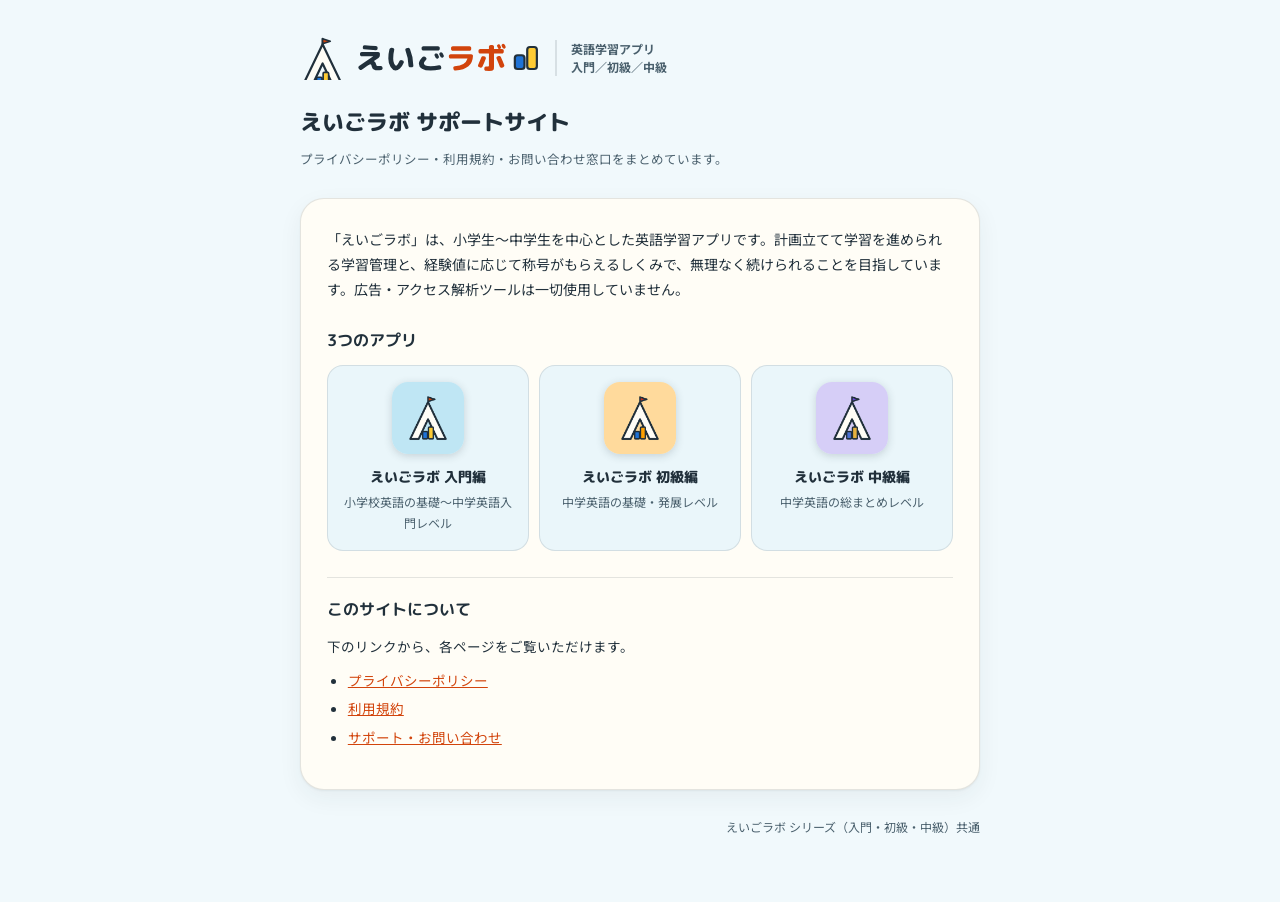
<file: index.html>
<!DOCTYPE html>
<html lang="ja">
<head>
<meta charset="utf-8">
<meta name="viewport" content="width=device-width, initial-scale=1">
<title>えいごラボ</title>
<meta name="description" content="えいごラボ（入門・初級・中級）の公式サポートサイト。プライバシーポリシー・利用規約・お問い合わせ。">
<link rel="preconnect" href="https://fonts.googleapis.com">
<link rel="preconnect" href="https://fonts.gstatic.com" crossorigin>
<link href="https://fonts.googleapis.com/css2?family=M+PLUS+Rounded+1c:wght@700;800&family=Noto+Sans+JP:wght@400;500;700&display=swap" rel="stylesheet">
<link rel="icon" href="img/favicon.png"><link rel="apple-touch-icon" href="img/apple-touch-icon.png">
<link rel="stylesheet" href="style.css?v=20260926">
</head>
<body>
<div class="wrap">
  <div class="mast">
    <img class="logo" src="img/logo.svg" width="192" height="44" alt="えいごラボ">
    <div class="sub">英語学習アプリ<br>入門／初級／中級</div>
  </div>

  <h1>えいごラボ サポートサイト</h1>
  <p class="updated">プライバシーポリシー・利用規約・お問い合わせ窓口をまとめています。</p>

  <div class="card">
    <p class="intro">
      「えいごラボ」は、小学生〜中学生を中心とした英語学習アプリです。計画立てて学習を進められる学習管理と、経験値に応じて称号がもらえるしくみで、無理なく続けられることを目指しています。広告・アクセス解析ツールは一切使用していません。
    </p>

    <h2>3つのアプリ</h2>
    <div class="appgrid">
      <div class="appchip">
        <img src="img/icon-nyumon.png" width="72" height="72" alt="えいごラボ 入門編のアイコン">
        <div class="t">えいごラボ 入門編</div>
        <div class="d">小学校英語の基礎〜中学英語入門レベル</div>
      </div>
      <div class="appchip">
        <img src="img/icon-shokyu.png" width="72" height="72" alt="えいごラボ 初級編のアイコン">
        <div class="t">えいごラボ 初級編</div>
        <div class="d">中学英語の基礎・発展レベル</div>
      </div>
      <div class="appchip">
        <img src="img/icon-chukyu.png" width="72" height="72" alt="えいごラボ 中級編のアイコン">
        <div class="t">えいごラボ 中級編</div>
        <div class="d">中学英語の総まとめレベル</div>
      </div>
    </div>

    <h2>このサイトについて</h2>
    <p>下のリンクから、各ページをご覧いただけます。</p>
    <ul>
      <li><a href="privacy-policy.html">プライバシーポリシー</a></li>
      <li><a href="terms.html">利用規約</a></li>
      <li><a href="support.html">サポート・お問い合わせ</a></li>
    </ul>
  </div>

  <footer>えいごラボ シリーズ（入門・初級・中級）共通</footer>
</div>
</body>
</html>
</file>
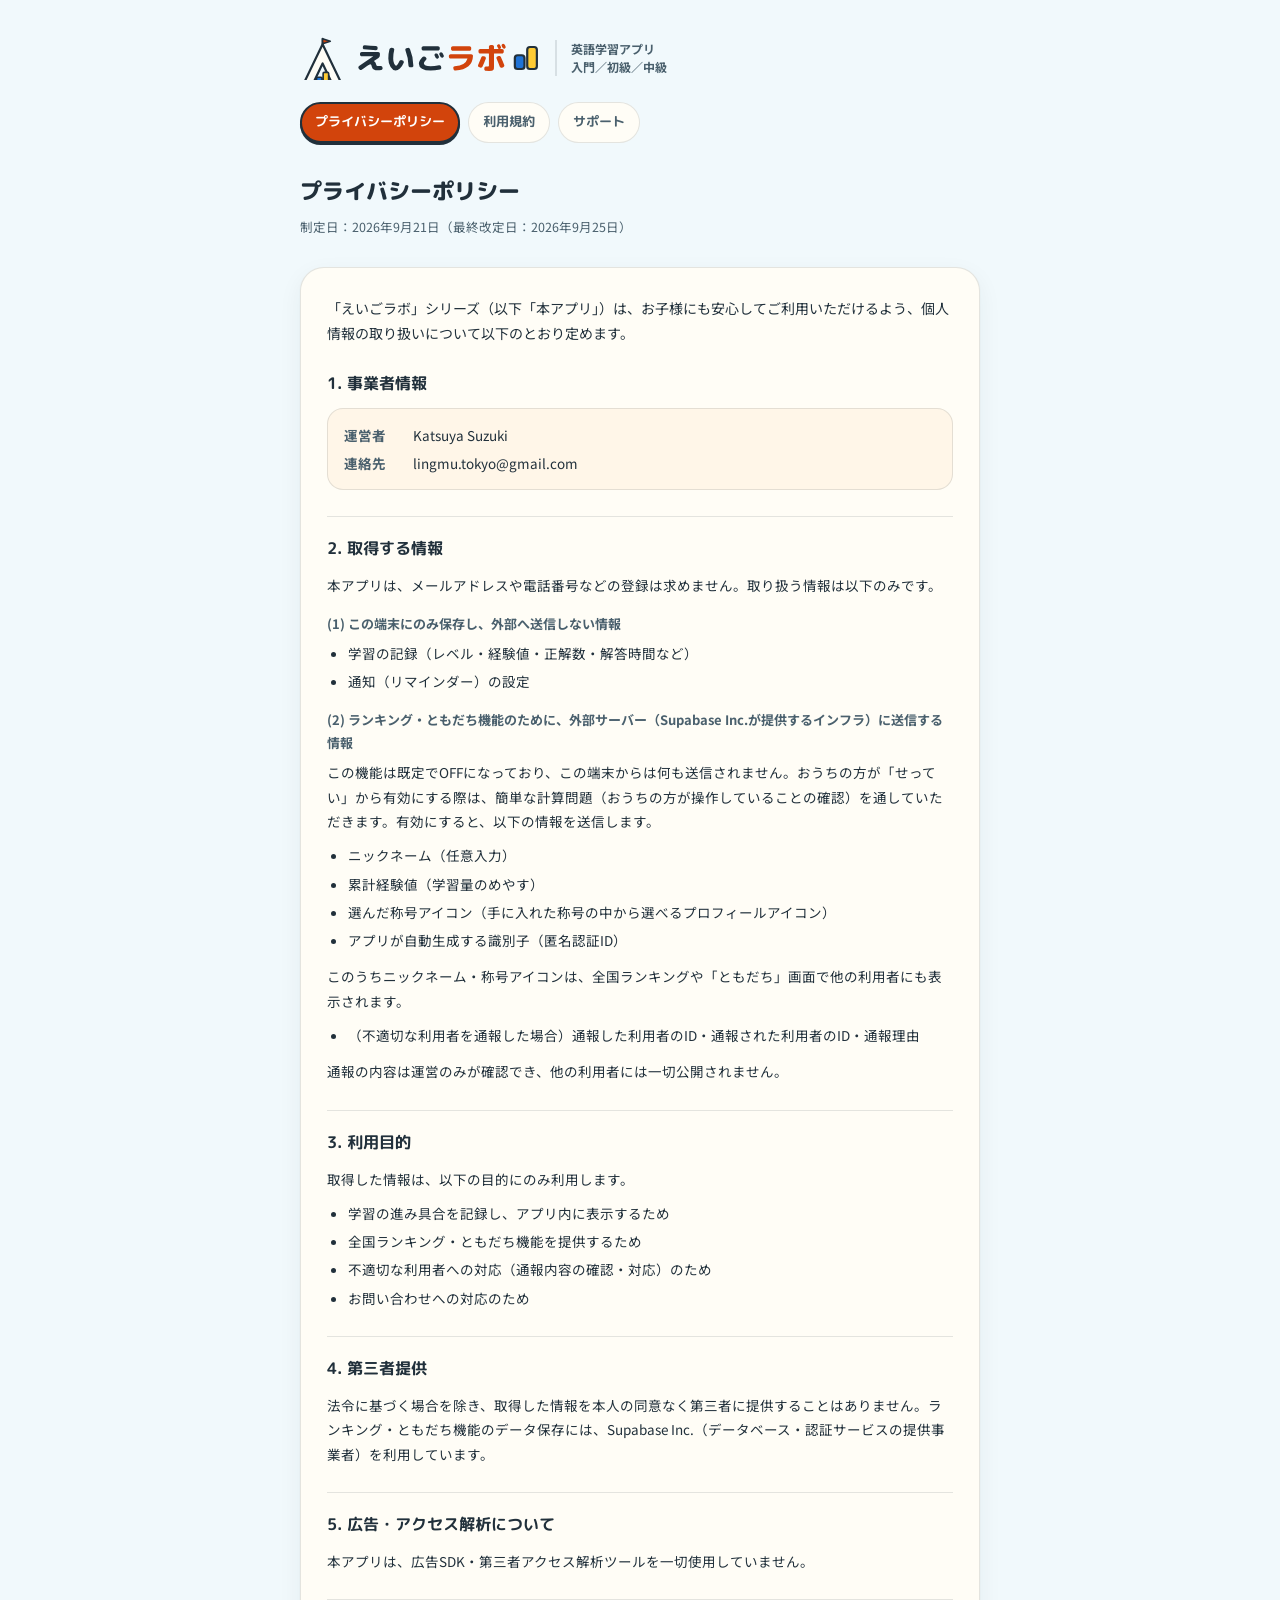
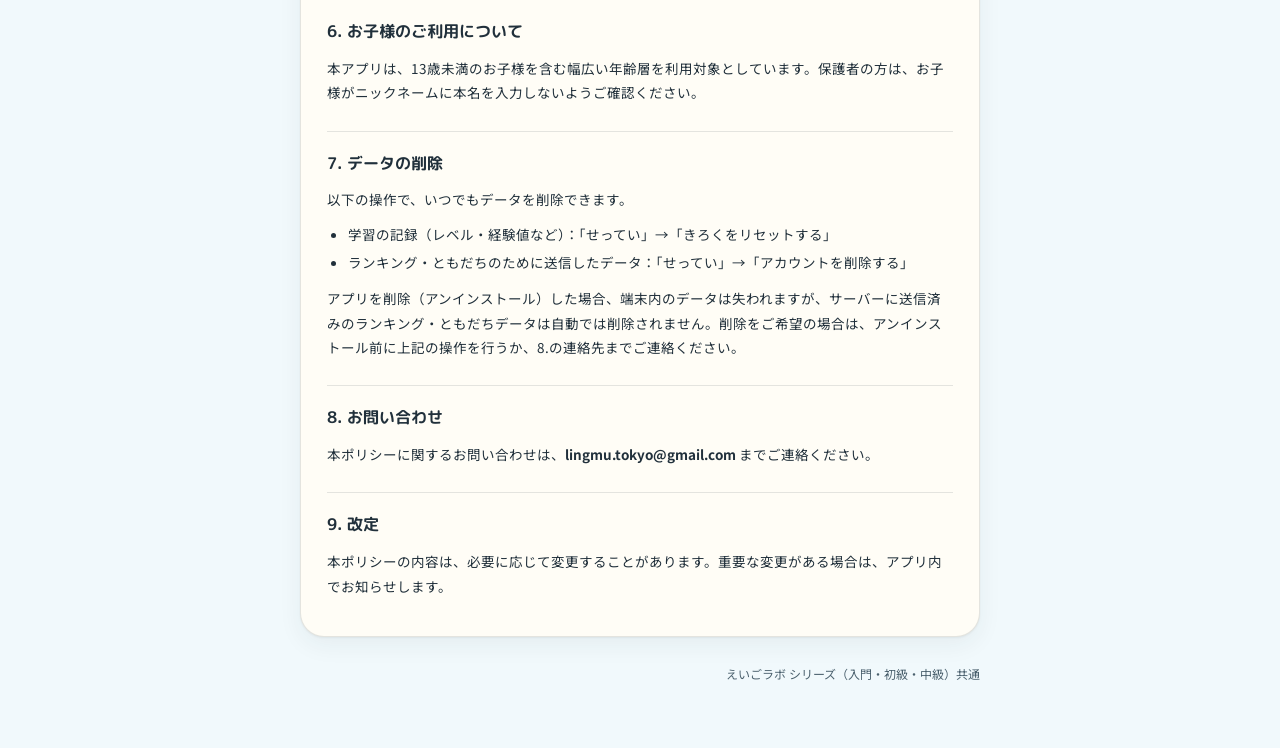
<file: privacy-policy.html>
<!DOCTYPE html>
<html lang="ja">
<head>
<meta charset="utf-8">
<meta name="viewport" content="width=device-width, initial-scale=1">
<title>えいごラボ プライバシーポリシー</title>
<meta name="description" content="えいごラボ（入門・初級・中級）のプライバシーポリシー。">
<link rel="preconnect" href="https://fonts.googleapis.com">
<link rel="preconnect" href="https://fonts.gstatic.com" crossorigin>
<link href="https://fonts.googleapis.com/css2?family=M+PLUS+Rounded+1c:wght@700;800&family=Noto+Sans+JP:wght@400;500;700&display=swap" rel="stylesheet">
<link rel="icon" href="img/favicon.png"><link rel="apple-touch-icon" href="img/apple-touch-icon.png">
<link rel="stylesheet" href="style.css?v=20260926">
</head>
<body>
<div class="wrap">
  <a class="mast-link" href="index.html">
    <div class="mast">
      <img class="logo" src="img/logo.svg" width="192" height="44" alt="えいごラボ">
      <div class="sub">英語学習アプリ<br>入門／初級／中級</div>
    </div>
  </a>
  <nav class="tabs">
    <a href="privacy-policy.html" class="current">プライバシーポリシー</a>
    <a href="terms.html">利用規約</a>
    <a href="support.html">サポート</a>
  </nav>

  <h1>プライバシーポリシー</h1>
  <p class="updated">制定日：2026年9月21日（最終改定日：2026年9月25日）</p>

  <div class="card">
    <p class="intro">
      「えいごラボ」シリーズ（以下「本アプリ」）は、お子様にも安心してご利用いただけるよう、個人情報の取り扱いについて以下のとおり定めます。
    </p>

    <h2>1. 事業者情報</h2>
    <div class="contact-box">
      <div class="row"><span class="label">運営者</span><span>Katsuya Suzuki</span></div>
      <div class="row"><span class="label">連絡先</span><span>lingmu.tokyo@gmail.com</span></div>
    </div>

    <h2>2. 取得する情報</h2>
    <p>本アプリは、メールアドレスや電話番号などの登録は求めません。取り扱う情報は以下のみです。</p>
    <h3>(1) この端末にのみ保存し、外部へ送信しない情報</h3>
    <ul>
      <li>学習の記録（レベル・経験値・正解数・解答時間など）</li>
      <li>通知（リマインダー）の設定</li>
    </ul>
    <h3>(2) ランキング・ともだち機能のために、外部サーバー（Supabase Inc.が提供するインフラ）に送信する情報</h3>
    <p>この機能は既定でOFFになっており、この端末からは何も送信されません。おうちの方が「せってい」から有効にする際は、簡単な計算問題（おうちの方が操作していることの確認）を通していただきます。有効にすると、以下の情報を送信します。</p>
    <ul>
      <li>ニックネーム（任意入力）</li>
      <li>累計経験値（学習量のめやす）</li>
      <li>選んだ称号アイコン（手に入れた称号の中から選べるプロフィールアイコン）</li>
      <li>アプリが自動生成する識別子（匿名認証ID）</li>
    </ul>
    <p>このうちニックネーム・称号アイコンは、全国ランキングや「ともだち」画面で他の利用者にも表示されます。</p>
    <ul>
      <li>（不適切な利用者を通報した場合）通報した利用者のID・通報された利用者のID・通報理由</li>
    </ul>
    <p>通報の内容は運営のみが確認でき、他の利用者には一切公開されません。</p>

    <h2>3. 利用目的</h2>
    <p>取得した情報は、以下の目的にのみ利用します。</p>
    <ul>
      <li>学習の進み具合を記録し、アプリ内に表示するため</li>
      <li>全国ランキング・ともだち機能を提供するため</li>
      <li>不適切な利用者への対応（通報内容の確認・対応）のため</li>
      <li>お問い合わせへの対応のため</li>
    </ul>

    <h2>4. 第三者提供</h2>
    <p>
      法令に基づく場合を除き、取得した情報を本人の同意なく第三者に提供することはありません。ランキング・ともだち機能のデータ保存には、Supabase Inc.（データベース・認証サービスの提供事業者）を利用しています。
    </p>

    <h2>5. 広告・アクセス解析について</h2>
    <p>本アプリは、広告SDK・第三者アクセス解析ツールを一切使用していません。</p>

    <h2>6. お子様のご利用について</h2>
    <p>
      本アプリは、13歳未満のお子様を含む幅広い年齢層を利用対象としています。保護者の方は、お子様がニックネームに本名を入力しないようご確認ください。
    </p>

    <h2>7. データの削除</h2>
    <p>以下の操作で、いつでもデータを削除できます。</p>
    <ul>
      <li>学習の記録（レベル・経験値など）：「せってい」→「きろくをリセットする」</li>
      <li>ランキング・ともだちのために送信したデータ：「せってい」→「アカウントを削除する」</li>
    </ul>
    <p>
      アプリを削除（アンインストール）した場合、端末内のデータは失われますが、サーバーに送信済みのランキング・ともだちデータは自動では削除されません。削除をご希望の場合は、アンインストール前に上記の操作を行うか、8.の連絡先までご連絡ください。
    </p>

    <h2>8. お問い合わせ</h2>
    <p>本ポリシーに関するお問い合わせは、<strong>lingmu.tokyo@gmail.com</strong> までご連絡ください。</p>

    <h2>9. 改定</h2>
    <p>本ポリシーの内容は、必要に応じて変更することがあります。重要な変更がある場合は、アプリ内でお知らせします。</p>
  </div>

  <footer>えいごラボ シリーズ（入門・初級・中級）共通</footer>
</div>
</body>
</html>
</file>
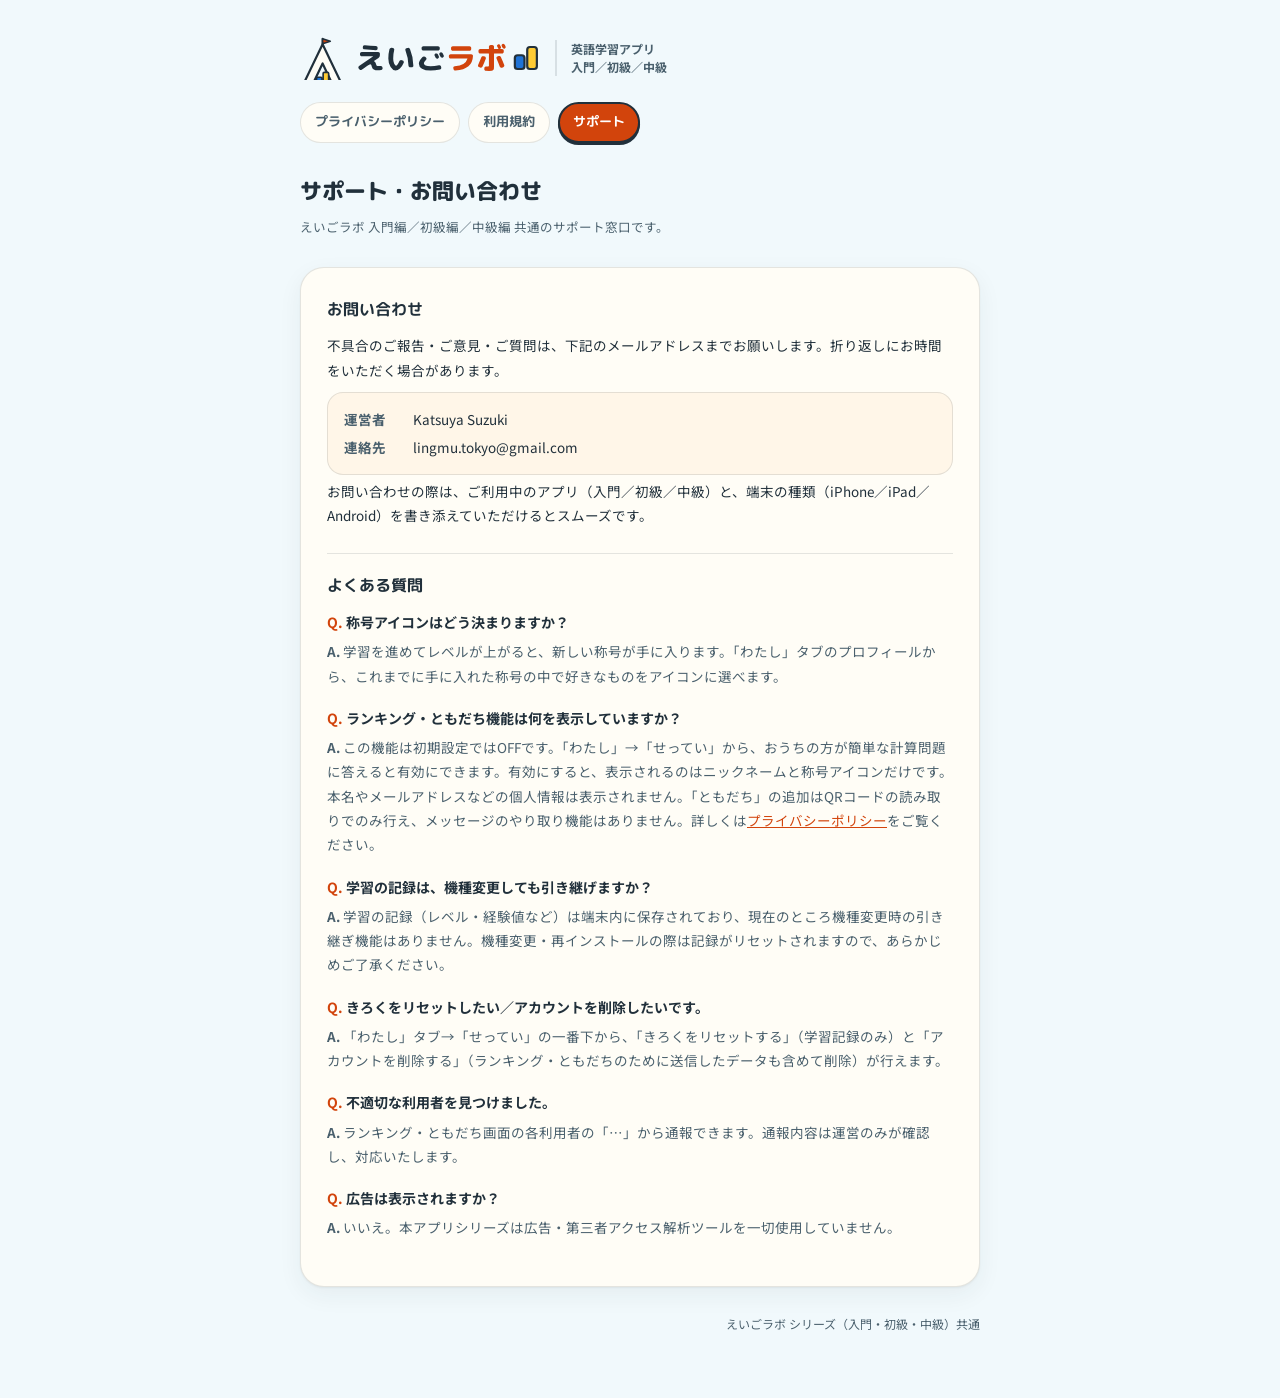
<file: support.html>
<!DOCTYPE html>
<html lang="ja">
<head>
<meta charset="utf-8">
<meta name="viewport" content="width=device-width, initial-scale=1">
<title>えいごラボ サポート</title>
<meta name="description" content="えいごラボ（入門・初級・中級）のサポート・お問い合わせ、よくある質問。">
<link rel="preconnect" href="https://fonts.googleapis.com">
<link rel="preconnect" href="https://fonts.gstatic.com" crossorigin>
<link href="https://fonts.googleapis.com/css2?family=M+PLUS+Rounded+1c:wght@700;800&family=Noto+Sans+JP:wght@400;500;700&display=swap" rel="stylesheet">
<link rel="icon" href="img/favicon.png"><link rel="apple-touch-icon" href="img/apple-touch-icon.png">
<link rel="stylesheet" href="style.css?v=20260926">
</head>
<body>
<div class="wrap">
  <a class="mast-link" href="index.html">
    <div class="mast">
      <img class="logo" src="img/logo.svg" width="192" height="44" alt="えいごラボ">
      <div class="sub">英語学習アプリ<br>入門／初級／中級</div>
    </div>
  </a>
  <nav class="tabs">
    <a href="privacy-policy.html">プライバシーポリシー</a>
    <a href="terms.html">利用規約</a>
    <a href="support.html" class="current">サポート</a>
  </nav>

  <h1>サポート・お問い合わせ</h1>
  <p class="updated">えいごラボ 入門編／初級編／中級編 共通のサポート窓口です。</p>

  <div class="card">
    <h2>お問い合わせ</h2>
    <p>不具合のご報告・ご意見・ご質問は、下記のメールアドレスまでお願いします。折り返しにお時間をいただく場合があります。</p>
    <div class="contact-box">
      <div class="row"><span class="label">運営者</span><span>Katsuya Suzuki</span></div>
      <div class="row"><span class="label">連絡先</span><span>lingmu.tokyo@gmail.com</span></div>
    </div>
    <p>お問い合わせの際は、ご利用中のアプリ（入門／初級／中級）と、端末の種類（iPhone／iPad／Android）を書き添えていただけるとスムーズです。</p>

    <h2>よくある質問</h2>

    <div class="faq-item">
      <p class="faq-q">称号アイコンはどう決まりますか？</p>
      <p class="faq-a">学習を進めてレベルが上がると、新しい称号が手に入ります。「わたし」タブのプロフィールから、これまでに手に入れた称号の中で好きなものをアイコンに選べます。</p>
    </div>

    <div class="faq-item">
      <p class="faq-q">ランキング・ともだち機能は何を表示していますか？</p>
      <p class="faq-a">この機能は初期設定ではOFFです。「わたし」→「せってい」から、おうちの方が簡単な計算問題に答えると有効にできます。有効にすると、表示されるのはニックネームと称号アイコンだけです。本名やメールアドレスなどの個人情報は表示されません。「ともだち」の追加はQRコードの読み取りでのみ行え、メッセージのやり取り機能はありません。詳しくは<a href="privacy-policy.html">プライバシーポリシー</a>をご覧ください。</p>
    </div>

    <div class="faq-item">
      <p class="faq-q">学習の記録は、機種変更しても引き継げますか？</p>
      <p class="faq-a">学習の記録（レベル・経験値など）は端末内に保存されており、現在のところ機種変更時の引き継ぎ機能はありません。機種変更・再インストールの際は記録がリセットされますので、あらかじめご了承ください。</p>
    </div>

    <div class="faq-item">
      <p class="faq-q">きろくをリセットしたい／アカウントを削除したいです。</p>
      <p class="faq-a">「わたし」タブ→「せってい」の一番下から、「きろくをリセットする」（学習記録のみ）と「アカウントを削除する」（ランキング・ともだちのために送信したデータも含めて削除）が行えます。</p>
    </div>

    <div class="faq-item">
      <p class="faq-q">不適切な利用者を見つけました。</p>
      <p class="faq-a">ランキング・ともだち画面の各利用者の「⋯」から通報できます。通報内容は運営のみが確認し、対応いたします。</p>
    </div>

    <div class="faq-item">
      <p class="faq-q">広告は表示されますか？</p>
      <p class="faq-a">いいえ。本アプリシリーズは広告・第三者アクセス解析ツールを一切使用していません。</p>
    </div>
  </div>

  <footer>えいごラボ シリーズ（入門・初級・中級）共通</footer>
</div>
</body>
</html>
</file>
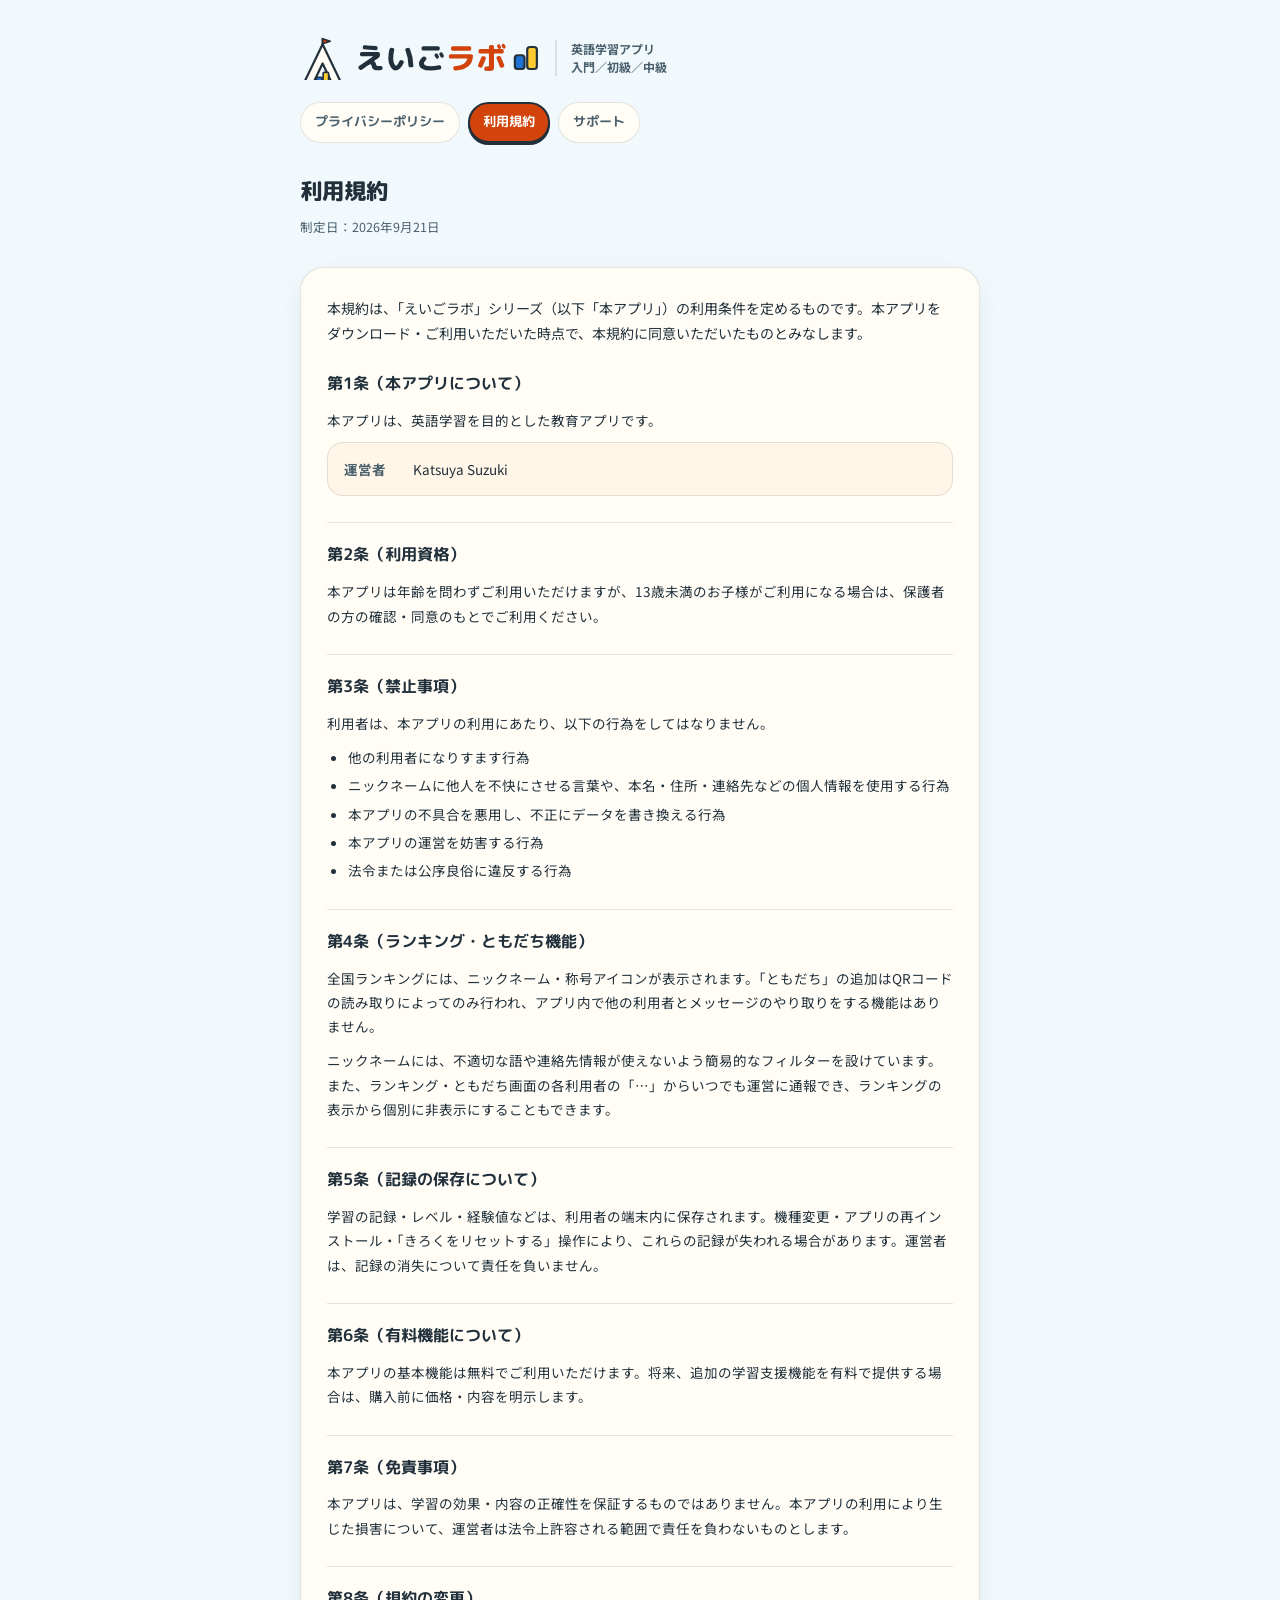
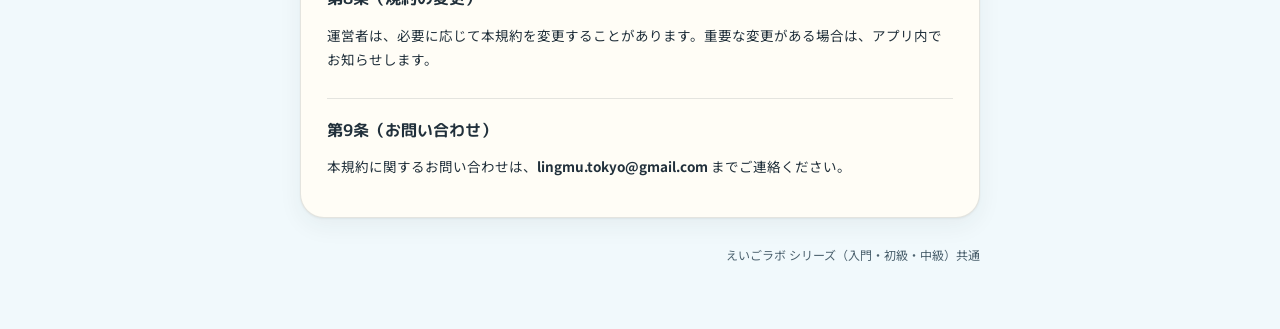
<file: terms.html>
<!DOCTYPE html>
<html lang="ja">
<head>
<meta charset="utf-8">
<meta name="viewport" content="width=device-width, initial-scale=1">
<title>えいごラボ 利用規約</title>
<meta name="description" content="えいごラボ（入門・初級・中級）の利用規約。">
<link rel="preconnect" href="https://fonts.googleapis.com">
<link rel="preconnect" href="https://fonts.gstatic.com" crossorigin>
<link href="https://fonts.googleapis.com/css2?family=M+PLUS+Rounded+1c:wght@700;800&family=Noto+Sans+JP:wght@400;500;700&display=swap" rel="stylesheet">
<link rel="icon" href="img/favicon.png"><link rel="apple-touch-icon" href="img/apple-touch-icon.png">
<link rel="stylesheet" href="style.css?v=20260926">
</head>
<body>
<div class="wrap">
  <a class="mast-link" href="index.html">
    <div class="mast">
      <img class="logo" src="img/logo.svg" width="192" height="44" alt="えいごラボ">
      <div class="sub">英語学習アプリ<br>入門／初級／中級</div>
    </div>
  </a>
  <nav class="tabs">
    <a href="privacy-policy.html">プライバシーポリシー</a>
    <a href="terms.html" class="current">利用規約</a>
    <a href="support.html">サポート</a>
  </nav>

  <h1>利用規約</h1>
  <p class="updated">制定日：2026年9月21日</p>

  <div class="card">
    <p class="intro">
      本規約は、「えいごラボ」シリーズ（以下「本アプリ」）の利用条件を定めるものです。本アプリをダウンロード・ご利用いただいた時点で、本規約に同意いただいたものとみなします。
    </p>

    <h2>第1条（本アプリについて）</h2>
    <p>本アプリは、英語学習を目的とした教育アプリです。</p>
    <div class="contact-box">
      <div class="row"><span class="label">運営者</span><span>Katsuya Suzuki</span></div>
    </div>

    <h2>第2条（利用資格）</h2>
    <p>
      本アプリは年齢を問わずご利用いただけますが、13歳未満のお子様がご利用になる場合は、保護者の方の確認・同意のもとでご利用ください。
    </p>

    <h2>第3条（禁止事項）</h2>
    <p>利用者は、本アプリの利用にあたり、以下の行為をしてはなりません。</p>
    <ul>
      <li>他の利用者になりすます行為</li>
      <li>ニックネームに他人を不快にさせる言葉や、本名・住所・連絡先などの個人情報を使用する行為</li>
      <li>本アプリの不具合を悪用し、不正にデータを書き換える行為</li>
      <li>本アプリの運営を妨害する行為</li>
      <li>法令または公序良俗に違反する行為</li>
    </ul>

    <h2>第4条（ランキング・ともだち機能）</h2>
    <p>
      全国ランキングには、ニックネーム・称号アイコンが表示されます。「ともだち」の追加はQRコードの読み取りによってのみ行われ、アプリ内で他の利用者とメッセージのやり取りをする機能はありません。
    </p>
    <p>
      ニックネームには、不適切な語や連絡先情報が使えないよう簡易的なフィルターを設けています。また、ランキング・ともだち画面の各利用者の「⋯」からいつでも運営に通報でき、ランキングの表示から個別に非表示にすることもできます。
    </p>

    <h2>第5条（記録の保存について）</h2>
    <p>
      学習の記録・レベル・経験値などは、利用者の端末内に保存されます。機種変更・アプリの再インストール・「きろくをリセットする」操作により、これらの記録が失われる場合があります。運営者は、記録の消失について責任を負いません。
    </p>

    <h2>第6条（有料機能について）</h2>
    <p>
      本アプリの基本機能は無料でご利用いただけます。将来、追加の学習支援機能を有料で提供する場合は、購入前に価格・内容を明示します。
    </p>

    <h2>第7条（免責事項）</h2>
    <p>
      本アプリは、学習の効果・内容の正確性を保証するものではありません。本アプリの利用により生じた損害について、運営者は法令上許容される範囲で責任を負わないものとします。
    </p>

    <h2>第8条（規約の変更）</h2>
    <p>運営者は、必要に応じて本規約を変更することがあります。重要な変更がある場合は、アプリ内でお知らせします。</p>

    <h2>第9条（お問い合わせ）</h2>
    <p>本規約に関するお問い合わせは、<strong>lingmu.tokyo@gmail.com</strong> までご連絡ください。</p>
  </div>

  <footer>えいごラボ シリーズ（入門・初級・中級）共通</footer>
</div>
</body>
</html>
</file>
<file: style.css>
:root {
  --paper: #F1F9FC;
  --card: #FFFDF6;
  --ink: #21303B;
  --ink-soft: #4A606D;
  --accent: #D2440C;
  --sky: #EAF6FA;
  --warm: #FFF6E8;
  --sun: #FFCB33;
  --rule: #21303B1F;
  --shadow: 0 1px 2px rgba(33,48,59,.06), 0 8px 24px rgba(33,48,59,.06);
}
@media (prefers-color-scheme: dark) {
  :root:not([data-theme="light"]) {
    --paper: #12191D;
    --card: #1A2226;
    --ink: #ECEFEC;
    --ink-soft: #9FB0B6;
    --accent: #FF8A57;
    --sky: #1E3540;
    --warm: #2A2620;
    --rule: #ECEFEC26;
    --shadow: none;
  }
}
:root[data-theme="dark"] {
  --paper: #12191D;
  --card: #1A2226;
  --ink: #ECEFEC;
  --ink-soft: #9FB0B6;
  --accent: #FF8A57;
  --sky: #1E3540;
  --warm: #2A2620;
  --rule: #ECEFEC26;
  --shadow: none;
}

* { box-sizing: border-box; }
html, body { margin: 0; padding: 0; }
body {
  background: var(--paper);
  color: var(--ink);
  font-family: 'Noto Sans JP', system-ui, sans-serif;
  line-height: 1.8;
}
a { color: var(--accent); }
.wrap { max-width: 720px; margin: 0 auto; padding: 36px 20px 64px; }

.mast { display: flex; align-items: center; gap: 14px; margin-bottom: 22px; }
.mast-link { text-decoration: none; color: inherit; display: block; }
.mast .logo { height: 44px; width: auto; display: block; flex-shrink: 0; }
.mast .sub { white-space: nowrap; font-size: 12px; font-weight: 700; color: var(--ink-soft); padding-left: 14px; border-left: 2px solid var(--rule); line-height: 1.5; }
:root[data-theme="dark"] .mast .logo, :root:not([data-theme="light"]) .mast .logo { }
@media (prefers-color-scheme: dark) { :root:not([data-theme="light"]) .mast .logo { background: #FFFDF6; border-radius: 12px; padding: 6px 12px; } }
:root[data-theme="dark"] .mast .logo { background: #FFFDF6; border-radius: 12px; padding: 6px 12px; }

nav.tabs { display: flex; gap: 8px; flex-wrap: wrap; margin-bottom: 28px; }
nav.tabs a {
  font-size: 12.5px; font-weight: 700; text-decoration: none;
  color: var(--ink-soft); background: var(--card); border: 1px solid var(--rule);
  padding: 8px 14px; border-radius: 999px; font-family: 'M PLUS Rounded 1c', sans-serif;
}
nav.tabs a.current { color: #fff; background: var(--accent); border: 2px solid var(--ink); box-shadow: 0 2px 0 var(--ink); padding: 7px 13px; }

h1 {
  font-family: 'M PLUS Rounded 1c', sans-serif;
  font-weight: 800;
  font-size: 22px;
  margin: 0 0 6px;
  text-wrap: balance;
}
.updated { font-size: 12.5px; color: var(--ink-soft); margin-bottom: 28px; }

.card {
  background: var(--card);
  border-radius: 24px;
  padding: 28px 26px;
  border: 1px solid var(--rule);
  box-shadow: var(--shadow);
}

.intro { font-size: 14px; color: var(--ink); margin: 0 0 24px; }

h2 {
  font-family: 'M PLUS Rounded 1c', sans-serif;
  font-weight: 700;
  font-size: 15.5px;
  color: var(--ink);
  margin: 26px 0 10px;
  padding-top: 18px;
  border-top: 1px solid var(--rule);
}
h2:first-of-type { margin-top: 0; padding-top: 0; border-top: none; }

h3 {
  font-size: 13px;
  font-weight: 700;
  color: var(--ink-soft);
  margin: 14px 0 6px;
}

p { font-size: 13.5px; margin: 0 0 10px; }
ul { margin: 0 0 12px; padding-left: 1.3em; }
li { font-size: 13.5px; margin-bottom: 4px; }

.contact-box {
  background: var(--warm);
  border: 1px solid var(--rule);
  border-radius: 16px;
  padding: 14px 16px;
  font-size: 13.5px;
  margin-bottom: 4px;
}
.contact-box .row { display: flex; gap: 8px; margin-bottom: 4px; }
.contact-box .row:last-child { margin-bottom: 0; }
.contact-box .label { font-weight: 700; color: var(--ink-soft); min-width: 4.5em; }

.faq-item { margin-bottom: 18px; }
.faq-q { font-weight: 700; font-size: 14px; margin-bottom: 4px; }
.faq-q::before { content: "Q. "; color: var(--accent); }
.faq-a { font-size: 13.5px; color: var(--ink-soft); margin: 0; }
.faq-a::before { content: "A. "; color: var(--ink-soft); font-weight: 700; }

.appgrid { display: flex; gap: 10px; flex-wrap: wrap; margin: 10px 0 4px; }
.appchip {
  flex: 1; min-width: 150px; background: var(--sky); border: 1px solid var(--rule); border-radius: 16px; padding: 16px 14px; text-align: center;
}
.appchip img { width: 72px; height: 72px; border-radius: 16px; display: block; margin: 0 auto 10px; box-shadow: 0 2px 8px rgba(33,48,59,.18); }
.appchip .t { font-family: 'M PLUS Rounded 1c', sans-serif; font-weight: 800; font-size: 14px; }
.appchip .d { font-size: 12px; color: var(--ink-soft); margin-top: 2px; }

footer {
  margin-top: 26px;
  text-align: right;
  font-size: 12px;
  color: var(--ink-soft);
}

@media (max-width: 480px) {
  .mast { flex-direction: column; align-items: flex-start; gap: 8px; }
  .mast .sub { border-left: none; padding-left: 2px; }
  .wrap { padding: 24px 14px 48px; }
  .card { padding: 22px 16px; border-radius: 20px; }
  .mast .logo { height: 40px; }
}
</file>
